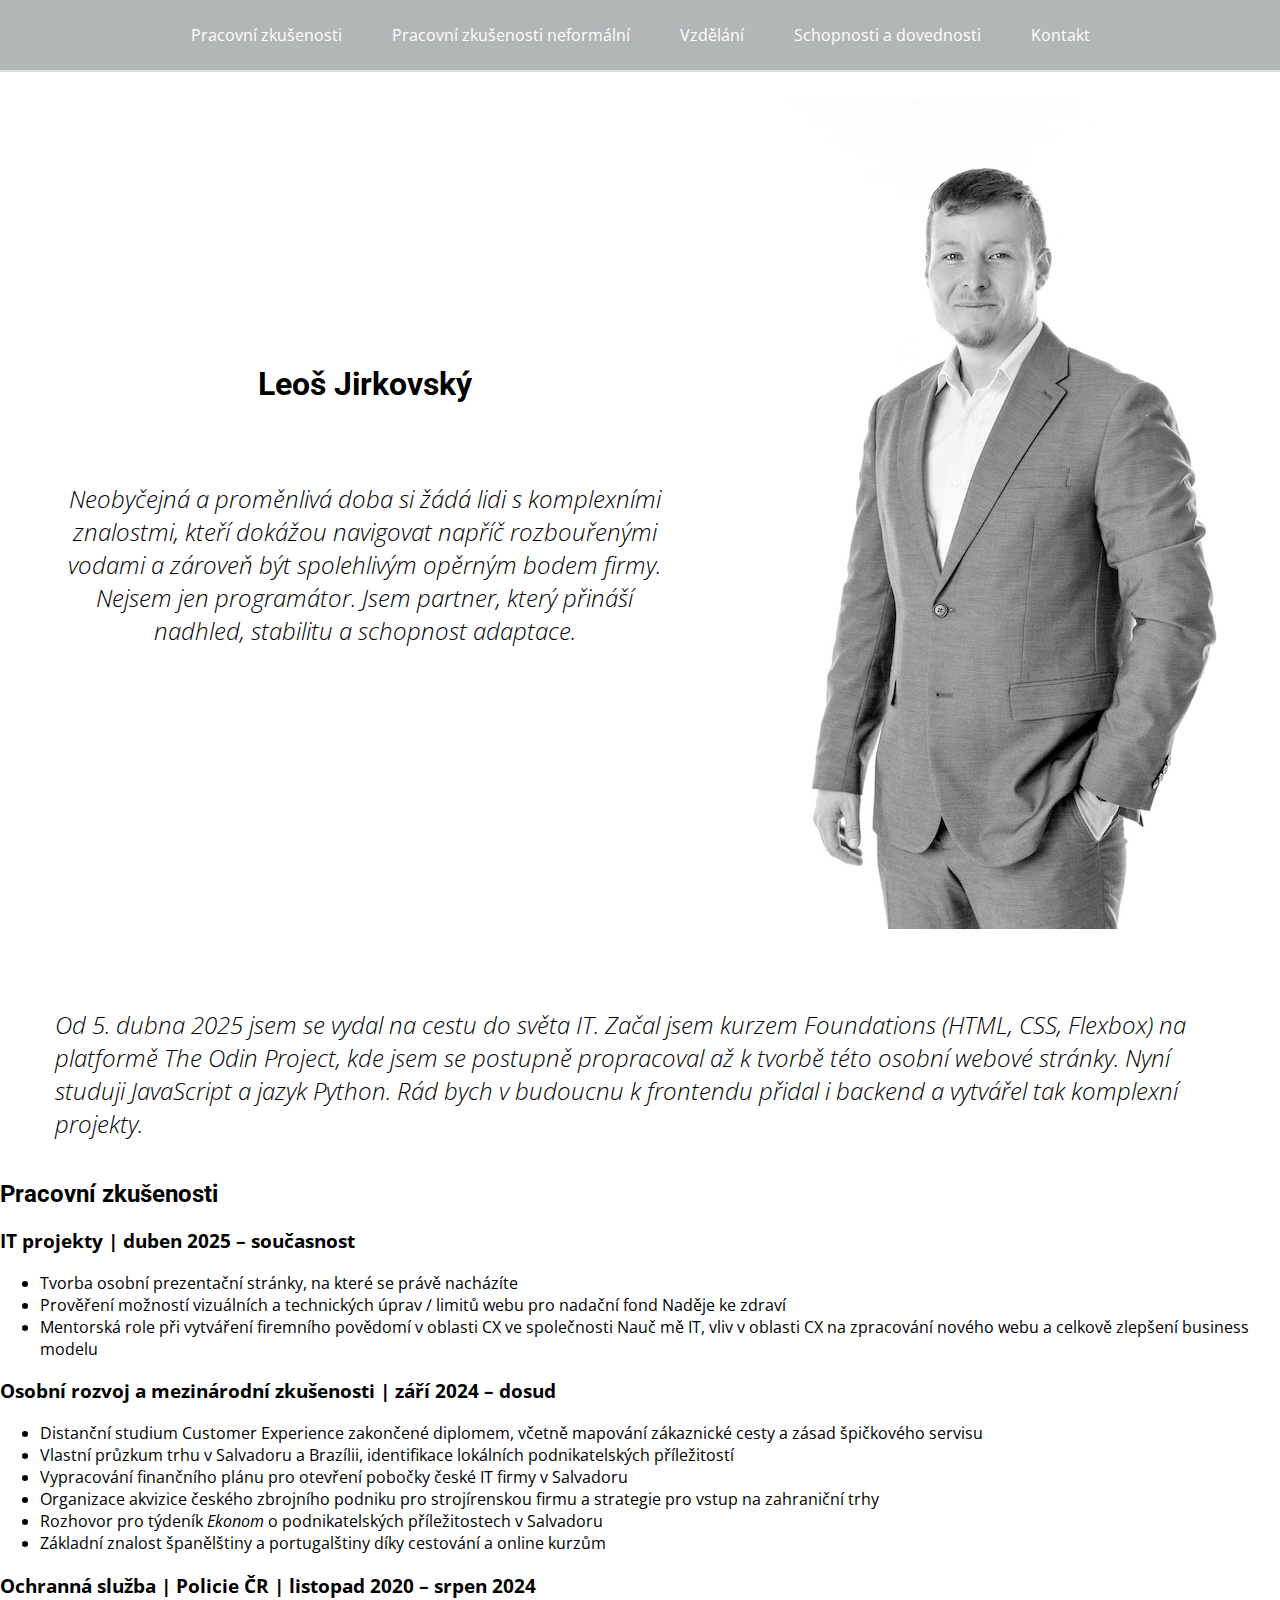
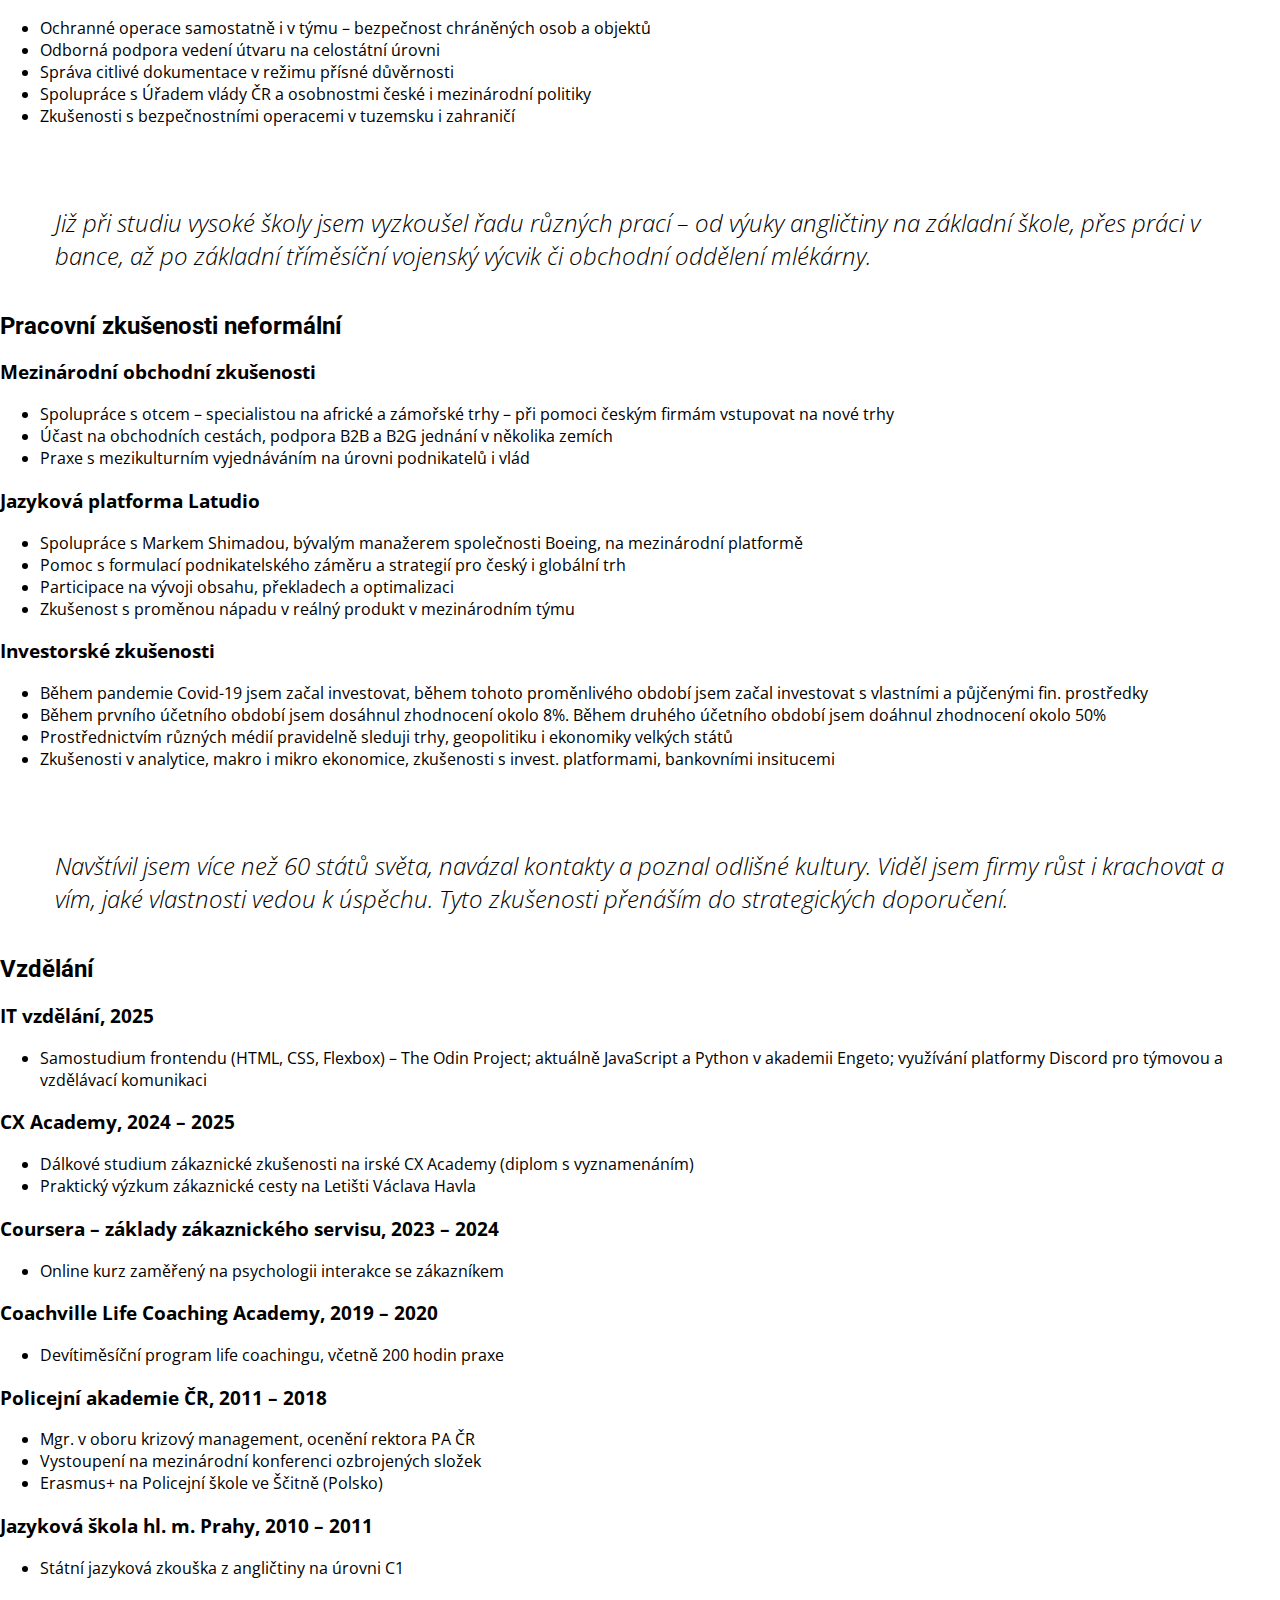
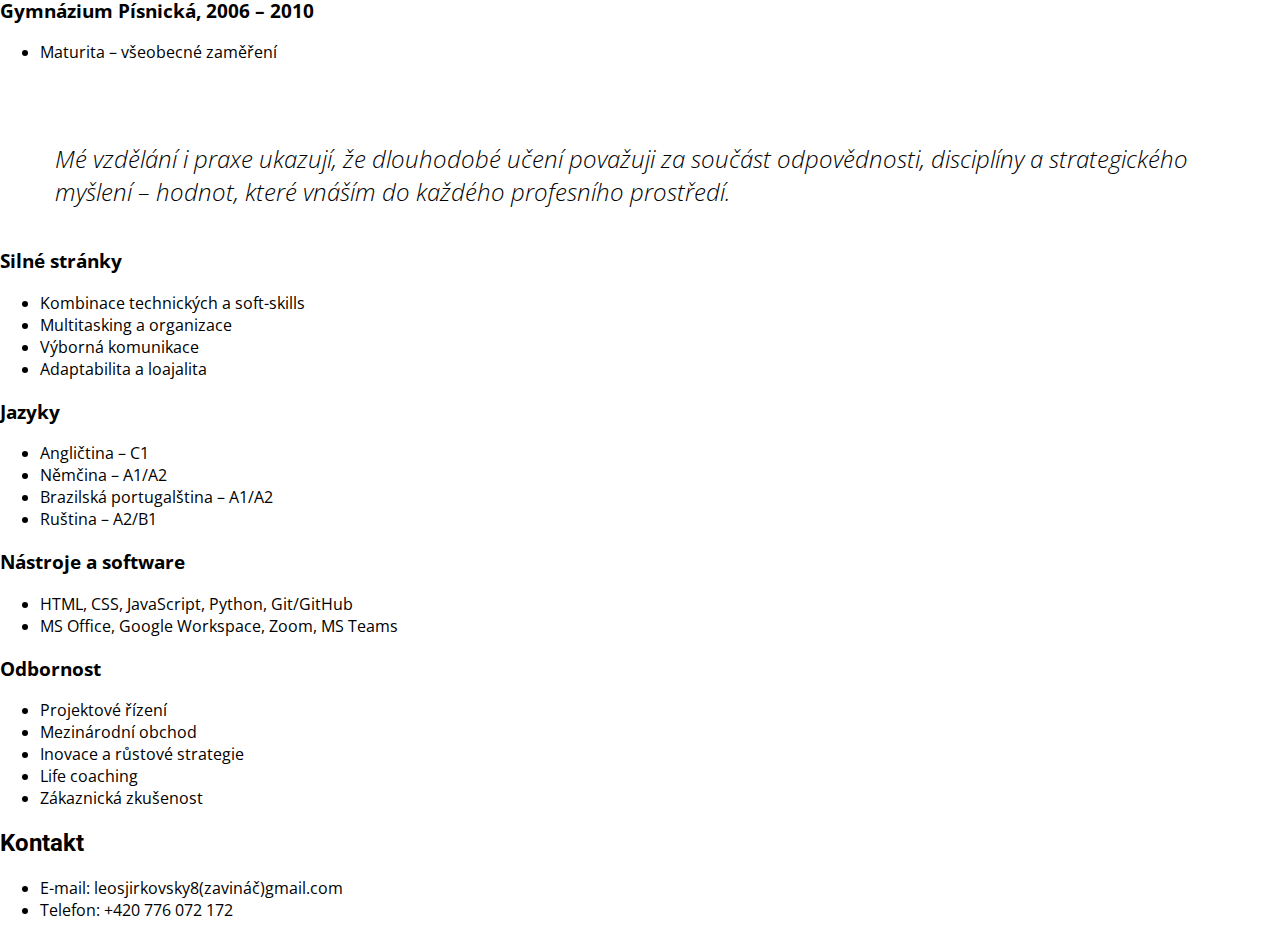
<file: index.html>
<!DOCTYPE html><!-- HTML5 dokument -->
<html lang="cs">
  <head>
    <meta charset="UTF-8" />
    <meta name="viewport" content="width=device-width, initial-scale=1.0" />
    <meta
      name="description"
      content="Osobní reprezentativní stránka Leoše Jirkovského"
    />

    <!-- Styly a Google Fonts -->
    <link rel="stylesheet" href="uzivatelske-rozhrani.css" />
    <link
      href="https://fonts.googleapis.com/css2?family=Open+Sans:ital,wght@0,300..800;1,300..800&family=Roboto:ital,wght@0,100..900;1,100..900&display=swap"
      rel="stylesheet"
    />

    <title>Leoš Jirkovský</title>
  </head>

  <body>
    <!-- Navigace -->
    <header class="main-nav">
      <nav>
        <ul class="nav-menu">
          <li><a href="#experience">Pracovní zkušenosti</a></li>
          <li><a href="#nonwork">Pracovní&nbsp;zkušenosti&nbsp;neformální</a></li>
          <li><a href="#education">Vzdělání</a></li>
          <li><a href="#skills">Schopnosti a&nbsp;dovednosti</a></li>
          <li><a href="#contact">Kontakt</a></li>
        </ul>
      </nav>
    </header>


    <!-- Úvod -->
    <div class="intro" id="intro">
      <div class="intro-text">
        <h1>Leoš Jirkovský</h1>
        <p>
          Neobyčejná a proměnlivá doba si žádá lidi s komplexními znalostmi,
          kteří dokážou navigovat napříč rozbouřenými vodami a zároveň být
          spolehlivým opěrným bodem firmy. Nejsem jen programátor. Jsem partner,
          který přináší nadhled, stabilitu a schopnost adaptace.
        </p>
      </div>
      <img
        src="úvodní-fotka.jpeg"
        alt="Leoš Jirkovský - Web Developer"
        class="profile-photo"
      />
    </div>

    <!-- Krátký odstavec o IT cestě -->
    <p class="programming">
      Od 5.&nbsp;dubna&nbsp;2025 jsem se vydal na cestu do světa IT. Začal jsem
      kurzem Foundations (HTML, CSS, Flexbox) na platformě The Odin Project,
      kde jsem se postupně propracoval až k tvorbě této osobní webové stránky.
      Nyní studuji JavaScript a&nbsp;jazyk Python. Rád
      bych v budoucnu k frontendu přidal i&nbsp;backend a vytvářel tak komplexní projekty.
    </p>

    <!-- Formální zkušenosti -->
    <section class="formal-experience" id="experience">
      <h2>Pracovní zkušenosti</h2>

      <section class="highlight">
        <h3>IT projekty | duben&nbsp;2025 – současnost</h3>
        <ul>
          <li>Tvorba osobní prezentační stránky, na které se právě nacházíte</li>
          <li>Prověření možností vizuálních a technických úprav / limitů webu pro nadační fond Naděje ke zdraví</li>
          <li>Mentorská role při vytváření firemního povědomí v oblasti CX ve společnosti Nauč mě IT, 
            vliv v oblasti CX na zpracování nového webu a celkově zlepšení business modelu</li>
        </ul>
      </section>

      <h3>Osobní rozvoj a mezinárodní zkušenosti | září&nbsp;2024 – dosud</h3>
      <ul>
        <li>
          Distanční studium Customer Experience zakončené diplomem, včetně
          mapování zákaznické cesty a zásad špičkového servisu
        </li>
        <li>
          Vlastní průzkum trhu v Salvadoru a Brazílii, identifikace lokálních
          podnikatelských příležitostí
        </li>
        <li>
          Vypracování finančního plánu pro otevření pobočky české IT firmy
          v&nbsp;Salvadoru
        </li>
        <li>
          Organizace akvizice českého zbrojního podniku pro strojírenskou firmu
          a strategie pro vstup na zahraniční trhy
        </li>
        <li>
          Rozhovor pro týdeník <em>Ekonom</em> o podnikatelských příležitostech
          v Salvadoru
        </li>
        <li>
          Základní znalost španělštiny a portugalštiny díky cestování a online
          kurzům
        </li>
      </ul>

      <h3>Ochranná služba | Policie&nbsp;ČR | listopad&nbsp;2020 – srpen&nbsp;2024</h3>
      <ul>
        <li>
          Ochranné operace samostatně i v týmu – bezpečnost chráněných osob
          a objektů
        </li>
        <li>Odborná podpora vedení útvaru na celostátní úrovni</li>
        <li>
          Správa citlivé dokumentace v režimu přísné důvěrnosti
        </li>
        <li>
          Spolupráce s Úřadem vlády ČR a osobnostmi české i mezinárodní politiky
        </li>
        <li>
          Zkušenosti s bezpečnostními operacemi v tuzemsku i zahraničí
        </li>
      </ul>
    </section>

    <p class="add1">
      Již při studiu vysoké školy jsem vyzkoušel řadu různých prací – od výuky
      angličtiny na základní škole, přes práci v bance, až po základní tříměsíční
      vojenský výcvik či obchodní oddělení mlékárny.
    </p>

    <!-- Neformální zkušenosti -->
    <section class="informal-experience" id="nonwork">
      <h2>Pracovní zkušenosti neformální</h2>

      <h3>Mezinárodní obchodní zkušenosti</h3>
      <ul>
        <li>
          Spolupráce s otcem – specialistou na africké a zámořské trhy –
          při pomoci českým firmám vstupovat na nové trhy
        </li>
        <li>
          Účast na obchodních cestách, podpora B2B a B2G jednání v několika
          zemích
        </li>
        <li>
          Praxe s mezikulturním vyjednáváním na úrovni podnikatelů i vlád
        </li>
      </ul>

      <h3>Jazyková platforma Latudio</h3>
      <ul>
        <li>
          Spolupráce s Markem Shimadou, bývalým manažerem společnosti Boeing,
          na mezinárodní platformě
        </li>
        <li>
          Pomoc s formulací podnikatelského záměru a strategií pro český
          i globální trh
        </li>
        <li>Participace na vývoji obsahu, překladech a optimalizaci</li>
        <li>
          Zkušenost s proměnou nápadu v reálný produkt v mezinárodním týmu
        </li>
      </ul>

       <h3>Investorské zkušenosti</h3>
      <ul>
        <li>
          Během pandemie Covid-19 jsem začal investovat, 
          během tohoto proměnlivého období jsem začal investovat s vlastními a půjčenými fin. prostředky
        </li>
        <li>
          Během prvního účetního období jsem dosáhnul zhodnocení okolo 8%. Během druhého účetního období jsem doáhnul zhodnocení okolo 50%
        </li>
        <li>Prostřednictvím různých médií pravidelně sleduji trhy, geopolitiku i ekonomiky velkých států</li>
        <li>
          Zkušenosti v analytice, makro i mikro ekonomice, zkušenosti s invest. platformami, bankovními insitucemi 
        </li>
      </ul>
    </section>

    <p class="add2">
      Navštívil jsem více než 60 států světa, navázal kontakty a poznal odlišné
      kultury. Viděl jsem firmy růst i krachovat a vím, jaké vlastnosti vedou
      k úspěchu. Tyto zkušenosti přenáším do strategických doporučení.
    </p>

    <!-- Vzdělání -->
    <section class="education" id="education">
      <h2>Vzdělání</h2>

      <section class="highlight">
        <h3>IT vzdělání, 2025</h3>
        <ul>
          <li>
            Samostudium frontendu (HTML, CSS, Flexbox) – The Odin Project;
            aktuálně JavaScript a Python v akademii Engeto; využívání platformy 
            Discord pro týmovou a vzdělávací komunikaci
          </li>
        </ul>
      </section>

      <h3>CX Academy, 2024 – 2025</h3>
      <ul>
        <li>
          Dálkové studium zákaznické zkušenosti na irské CX Academy
          (diplom s vyznamenáním)
        </li>
        <li>
          Praktický výzkum zákaznické cesty na Letišti Václava Havla
        </li>
      </ul>

      <h3>Coursera – základy zákaznického servisu, 2023 – 2024</h3>
      <ul>
        <li>Online kurz zaměřený na psychologii interakce se zákazníkem</li>
      </ul>

      <h3>Coachville Life Coaching Academy, 2019 – 2020</h3>
      <ul>
        <li>Devítiměsíční program life coachingu, včetně 200 hodin praxe</li>
      </ul>

      <h3>Policejní akademie ČR, 2011 – 2018</h3>
      <ul>
        <li>Mgr. v oboru krizový management, ocenění rektora PA ČR</li>
        <li>Vystoupení na mezinárodní konferenci ozbrojených složek</li>
        <li>Erasmus+ na Policejní škole ve Ščitně (Polsko)</li>
      </ul>

      <h3>Jazyková škola hl. m. Prahy, 2010 – 2011</h3>
      <ul>
        <li>Státní jazyková zkouška z angličtiny na úrovni&nbsp;C1</li>
      </ul>

      <h3>Gymnázium Písnická, 2006 – 2010</h3>
      <ul>
        <li>Maturita – všeobecné zaměření</li>
      </ul>
    </section>

    <p class="add3">
      Mé vzdělání i praxe ukazují, že dlouhodobé učení považuji za součást
      odpovědnosti, disciplíny a strategického myšlení – hodnot, které vnáším do
      každého profesního prostředí.
    </p>

    <!-- Doplňkové boxy -->
    <section class="extra" id="skills">
      <div class="extra-extra">
        <h3>Silné stránky</h3>
        <ul>
          <li>Kombinace technických a soft-skills</li>
          <li>Multitasking a organizace</li>
          <li>Výborná komunikace</li>
          <li>Adaptabilita a loajalita</li>
        </ul>
      </div>

      <div class="extra-extra">
        <h3>Jazyky</h3>
        <ul>
          <li>Angličtina – C1</li>
          <li>Němčina – A1/A2</li>
          <li>Brazilská portugalština – A1/A2</li>
          <li>Ruština – A2/B1</li>
        </ul>
      </div>

      <div class="extra-extra">
        <h3>Nástroje a software</h3>
        <ul>
          <li>HTML, CSS, JavaScript, Python, Git/GitHub</li>
          <li>MS Office, Google Workspace, Zoom, MS Teams</li>
        </ul>
      </div>

      <div class="extra-extra">
        <h3>Odbornost</h3>
        <ul>
          <li>Projektové řízení</li>
          <li>Mezinárodní obchod</li>
          <li>Inovace a růstové strategie</li>
          <li>Life coaching</li>
          <li>Zákaznická zkušenost</li>
        </ul>
      </div>
    </section>

        <!-- Kontakt -->
    <section class="contact" id="contact">
      <h2>Kontakt</h2>
        <ul>
          <li>E-mail: leosjirkovsky8(zavináč)gmail.com</li>
          <li>Telefon: +420 776 072 172</li>
        </ul>
    </section>
  </body>
</html>
</file>
<file: uzivatelske-rozhrani.css>
body {
  font-family: 'Open Sans', sans-serif;
  margin: 0;
  padding: 0;
}

h1, h2 {
  font-family: 'Roboto', sans-serif;
}

header {
  width: 100%;
  box-sizing: border-box;
}

.main-nav {
  width: 100%; /* 100% šířky viewportu */
  box-sizing: border-box; /* započítá padding do celkové šířky */
  display: flex;
  justify-content: center;
  align-items: center;
  padding: 24px 48px;
  background-color: #b3b6b7;
  border-bottom: 2px solid #ddd;
}

.nav-menu {
  list-style-type: none; /* odstraní tečky*/
  display: flex;
  gap: 16px;
  margin: 0;/* odstraní vých. formátování*/
  padding: 0;/* odstraní vých. formátování*/
 

}

/* Styl odkazů jako tlačítek */
.nav-menu a {
  text-decoration: none;/* odstraní podtržení*/
  background-color: #b3b6b7;/* stejná barva pozadí jako tlačítek*/
  padding: 5px 16px;
  border-radius: 10px;
  color: white;
  border: 1px solid transparent; /* připravíme prostor pro border */
  transition: background-color 0.3s ease, border 0.3s ease; /* border musíme načasovat stejně */
  
}

.nav-menu a:hover {
  background-color: dimgray;
  border: 1px solid whitesmoke; /* zvýrazní bílým rámečkem, styl: plná čára, 
  barva: se dá psát hned za (jednodušší) */
}


@media (max-width: 1050px) { /* responzivita pro mobily apod.*/
  .nav-menu {
    flex-direction: column;/* pod sebou*/
    align-items: center;/* doprostřed*/
    gap: 8px; /* mez mezi odkazy*/
    padding: 4px;/* vnitřní mezera celého navig. menu*/
  }

  .nav-menu li {
    width: 100%; /* odkazy zaberou celou šířku rodiče - tedy prakticky celou šířku 
    toho nejdělšího textu a budou tak všechny, když by tam toto nebylo, tak by to 
    mělo šířku podle textu - výchozí, když by tam bylo méně jak 100%,
    pak by box byl menší než text ( u toho nejdelšího textu, text by se zalomil na další řádek,
     není totiž zakázané), pokud více např.
    120% pak by to bylo o 20% větší než nejdelší text*/
    max-width: 400px;
  }

  .nav-menu a {/* Udělá z odkazu (který je původně inline) 
    prvek typu block, takže se může roztáhnout, 
    bez toho by byla velikost jen tak velká, jak velký je text uvnitř, což je i horší opticky, tak 
    pro klikání prstem*/
    display: block;/* ...přesně bez toho by to nebylo na celém řádku roztažené...může se roztahovat */
    text-align:center;/* text na střed */
  }
img {/* „Obrázek se nikdy neroztáhne přes šířku rodičovského prvku“ – 
  takže nebude nikdy větší než obrazovka. */
  max-width: 100%;
  height: auto;
}

.intro {/* wrap umožní, aby se text a fotka na mobilu zalamovaly pod sebe,
   místo aby se tlačily vedle sebe. Pokud tam nebude ten wrap, pak je jedno, že u obrázku je max. šířka rodiče,
   totiž pořád se to dá vedle sebe a rozboří ten paramter..., ten wrap tam musí být, pokud tam naopak bude
   wrap a nebude tam "vlastnost" toho obrázku, pak bude prostě fotka o trochu větší než menu nahoře a bude možné to 
   malinko posunout doprava-obrázek je širší než to menu nahře
  display: flex;
  flex-wrap: wrap;, ale já to změním na column a pak zadám pořadí*/
    flex-direction: column; /* pod sebou */
}
  .intro h1 {
    order: 1;
  }

  .intro img {
    order: 2;
  }

  .intro p {
    order: 3;
  }


}

.intro {
  display: flex;
  margin-top: 30px;
  align-items: center;
  text-align: center;
  justify-content: center;
}

  p {/* pokud by to bylo obráceně, section h1, pak by celá h1 
    měla italic a tenké písmo */
  font-family: 'Open Sans', sans-serif;
  font-weight: 100;
  font-size: x-large;
  font-style: italic;
  padding-left: 55px;
  padding-right: 55px;
  padding-top: 55px;
  margin-bottom: 40px;
}
</file>
